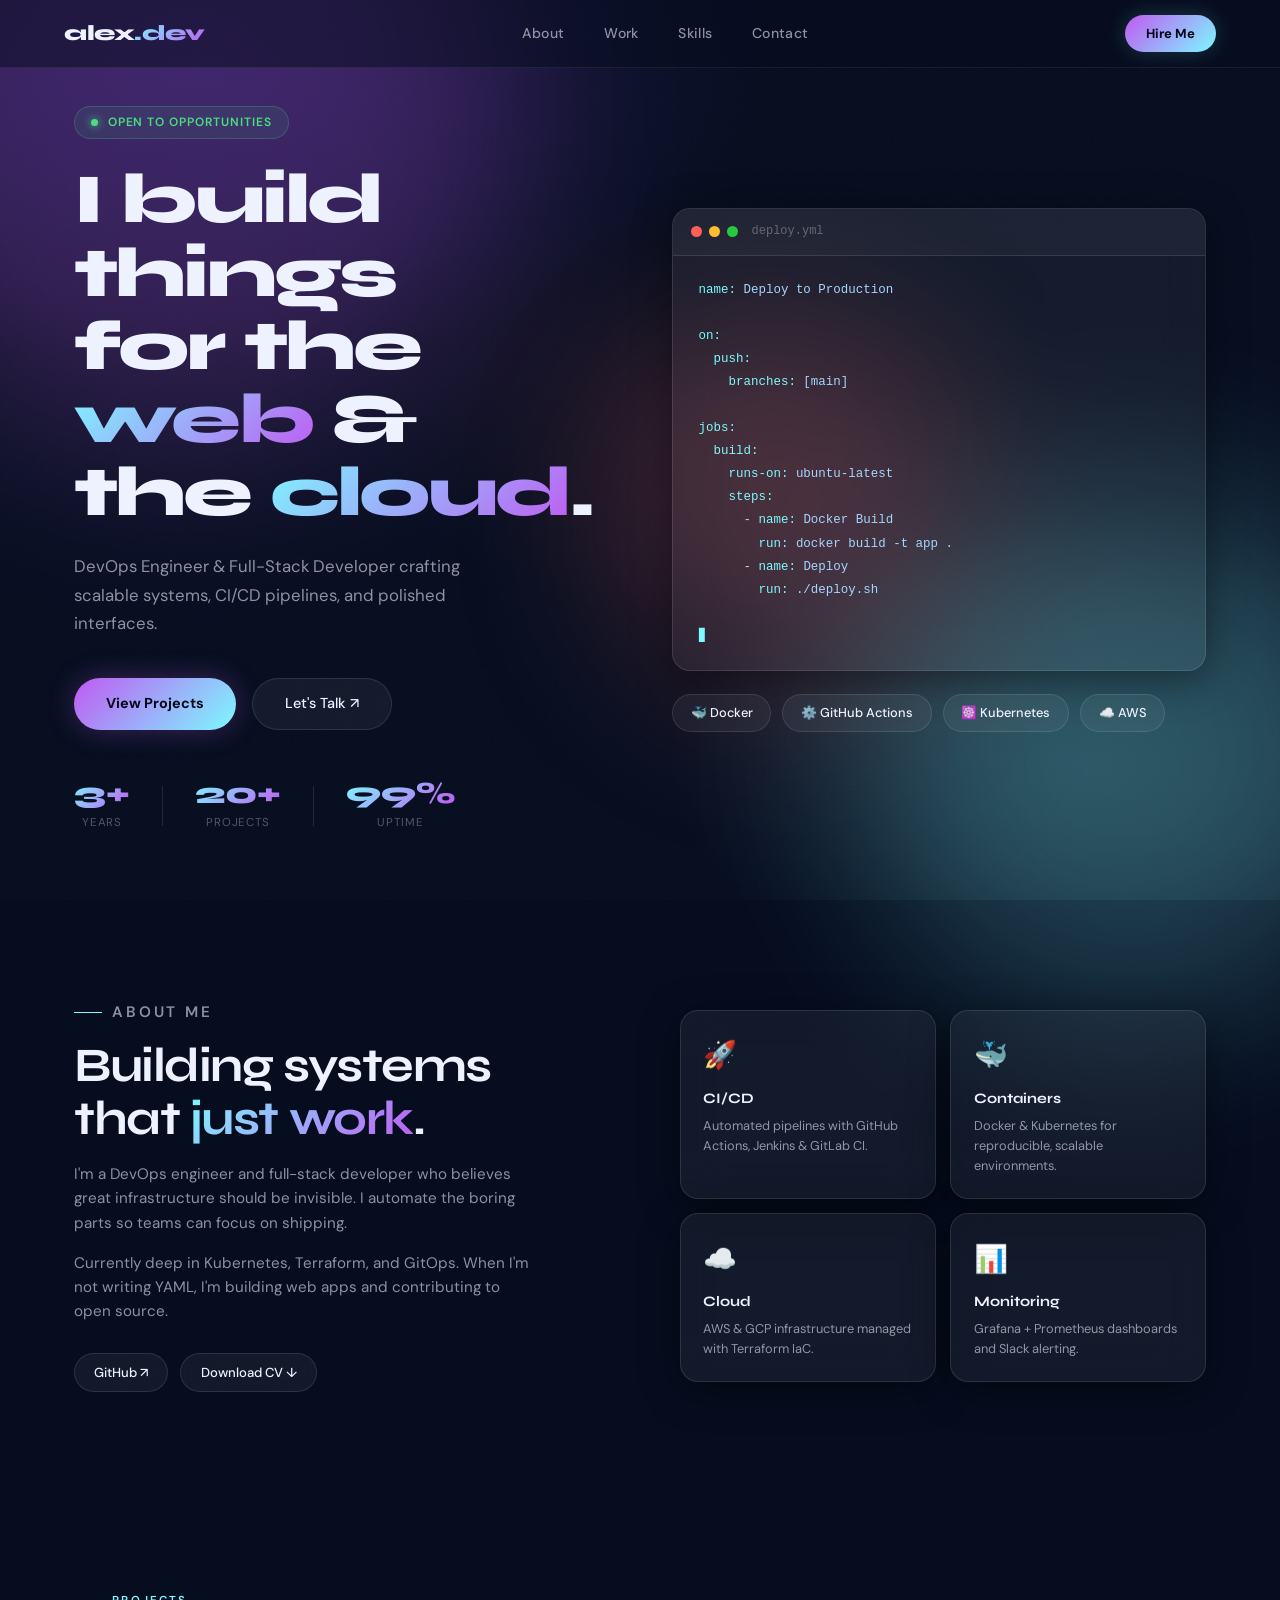
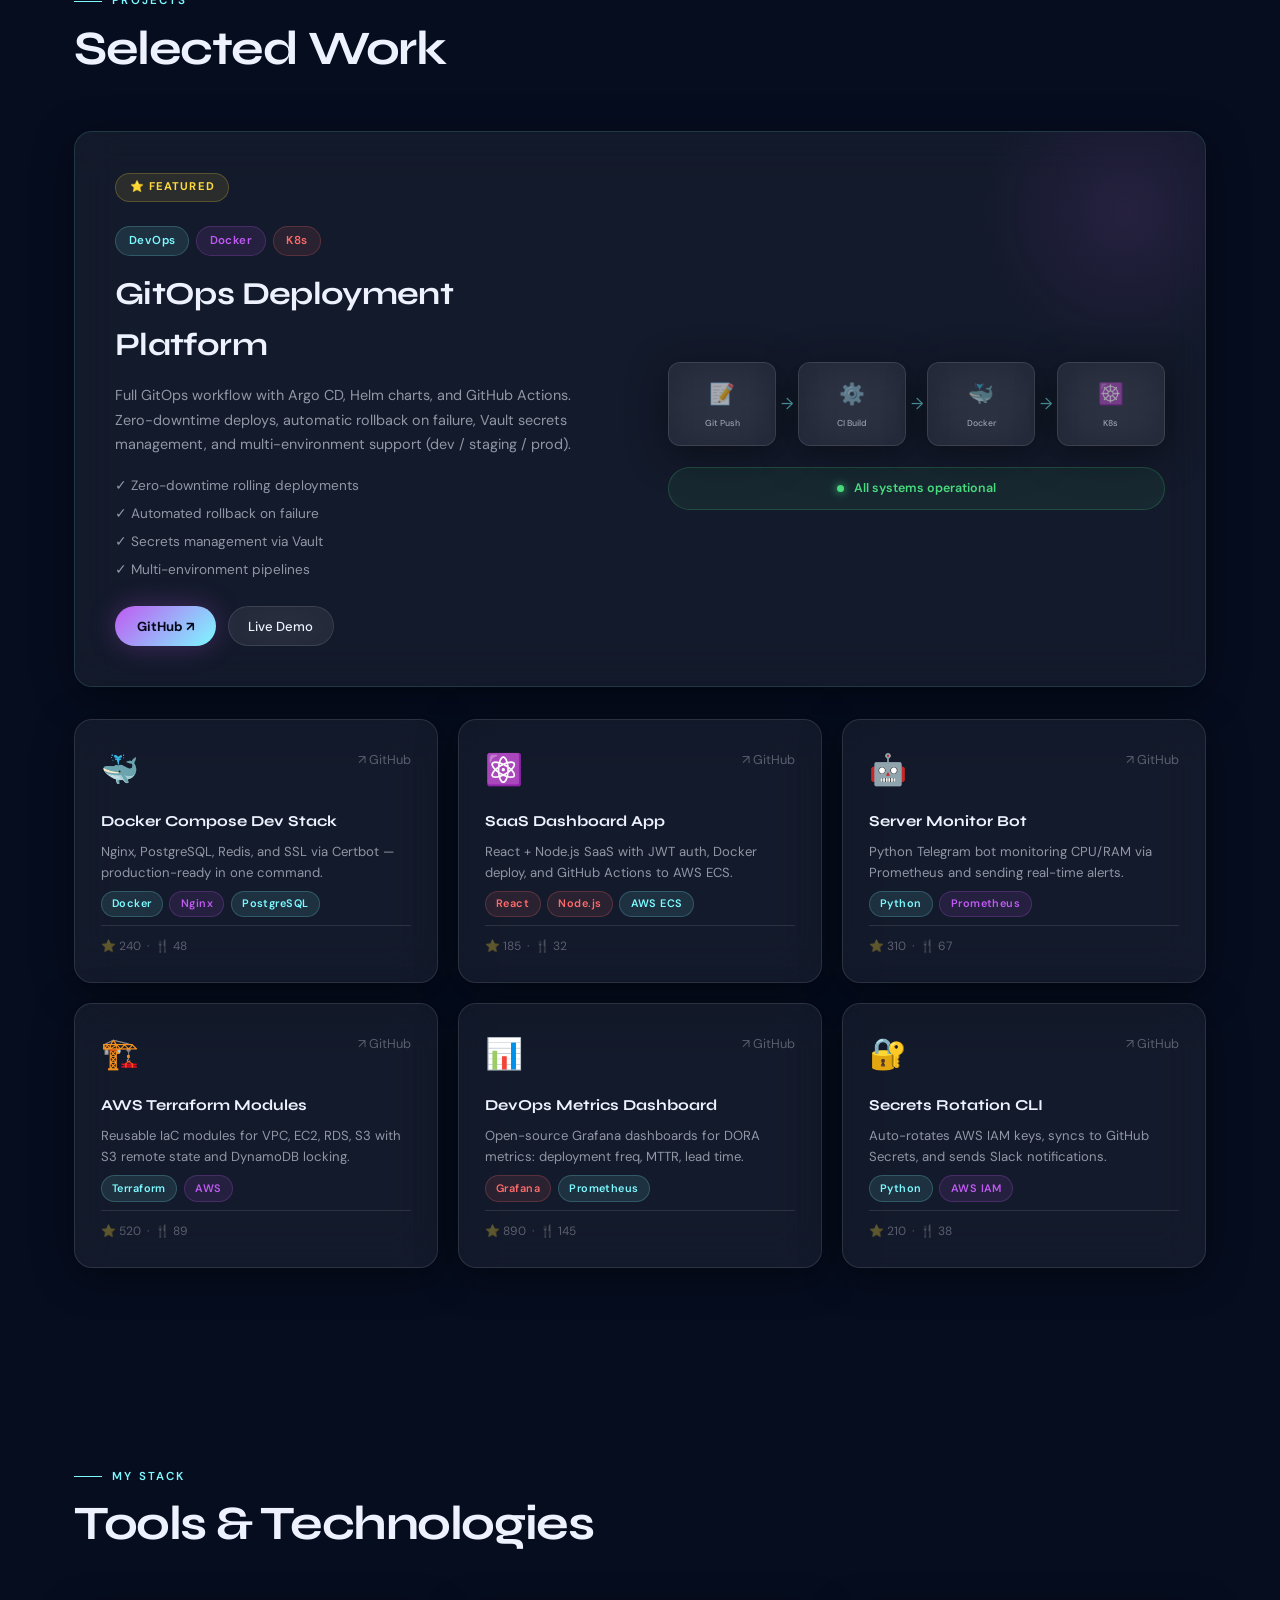
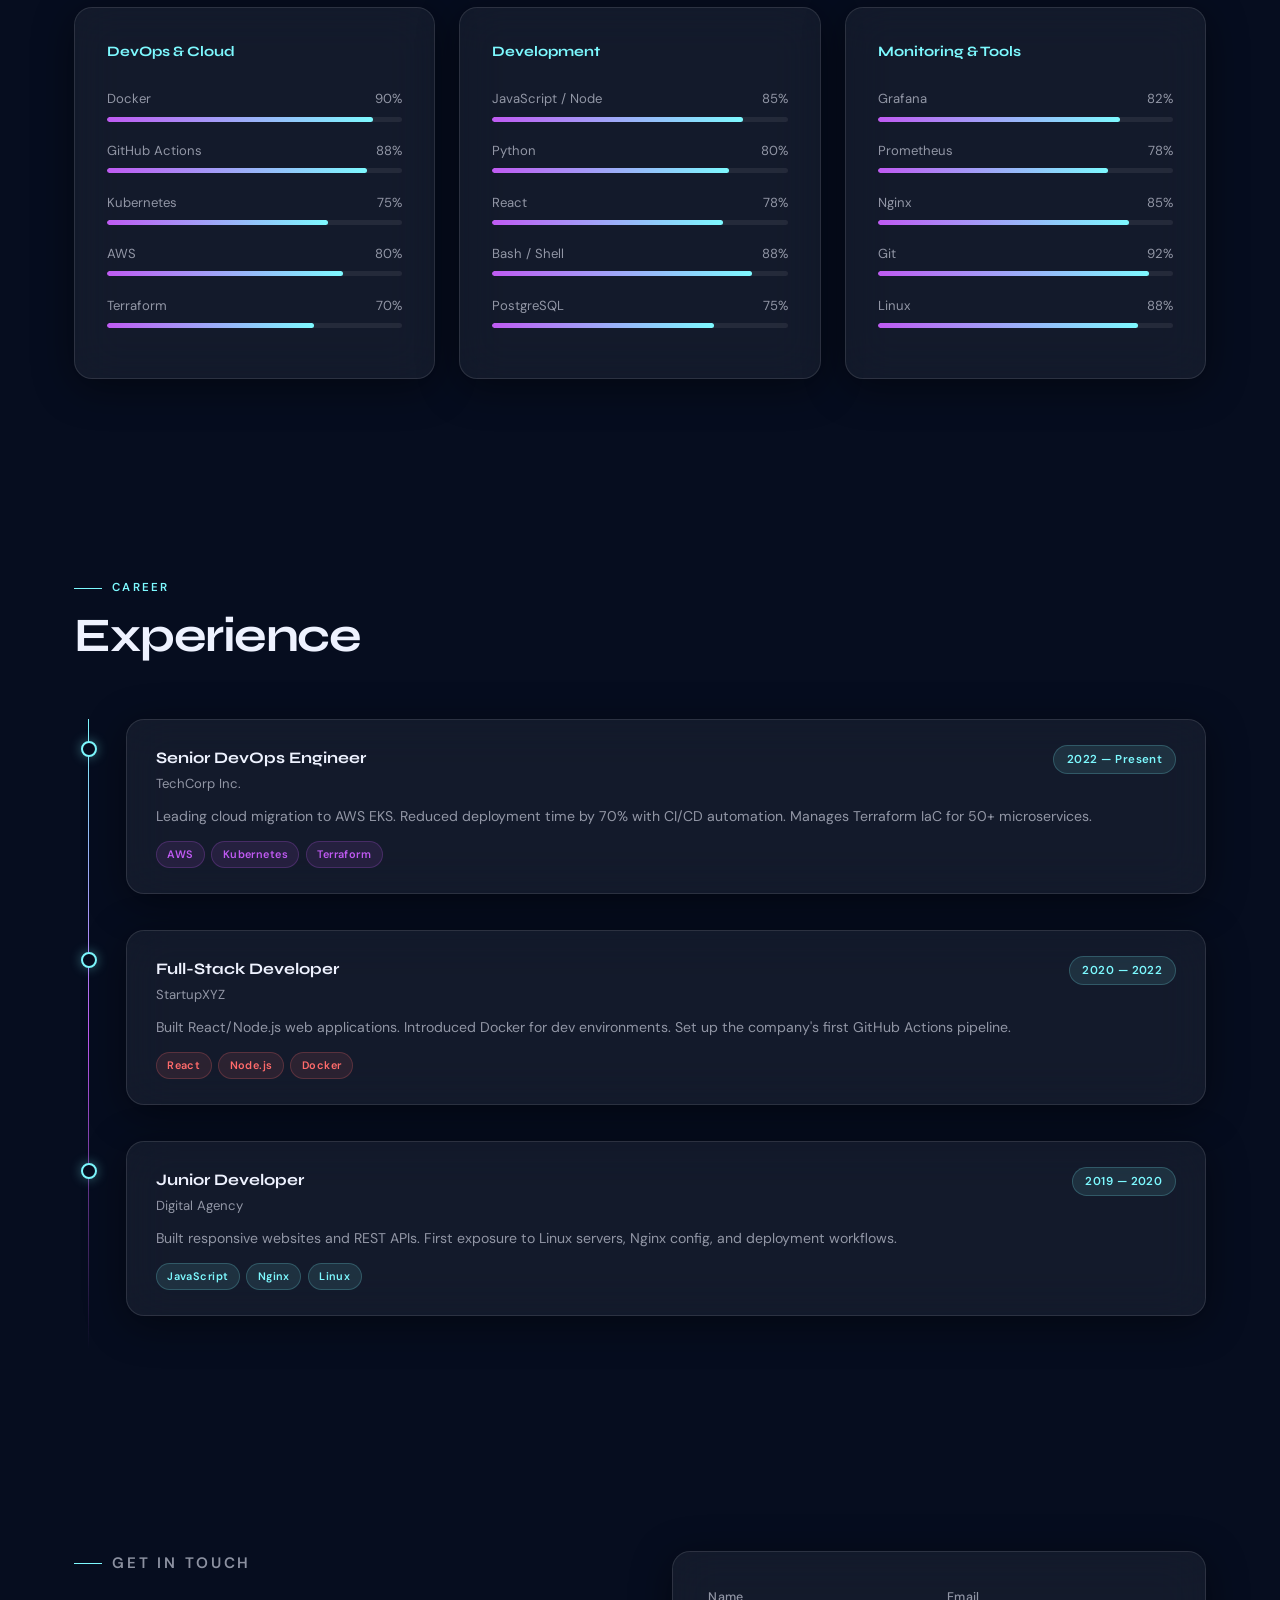
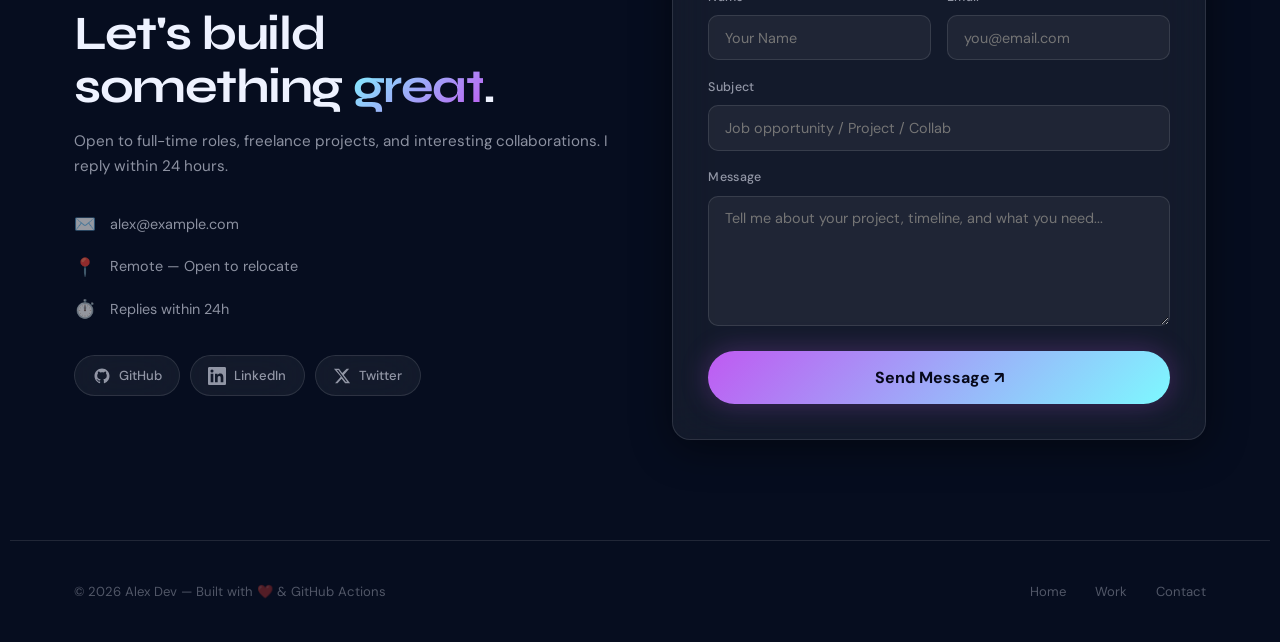
<file: index.html>
<!DOCTYPE html>
<html lang="en">
<head>
  <meta charset="UTF-8" />
  <meta name="viewport" content="width=device-width, initial-scale=1.0" />
  <title>Alex — Portfolio</title>
  <link rel="preconnect" href="https://fonts.googleapis.com" />
  <link rel="preconnect" href="https://fonts.gstatic.com" crossorigin />
  <link href="https://fonts.googleapis.com/css2?family=Syne:wght@400;600;700;800&family=DM+Sans:wght@300;400;500&display=swap" rel="stylesheet" />
  <link rel="stylesheet" href="style.css" />
</head>
<body>

  <!-- Ambient background -->
  <div class="bg-wrap">
    <div class="orb orb-a"></div>
    <div class="orb orb-b"></div>
    <div class="orb orb-c"></div>
    <div class="grain"></div>
  </div>

  <!-- ══ NAV ══ -->
  <header class="nav">
    <a href="#" class="logo">alex<span>.dev</span></a>
    <nav class="nav-links">
      <a href="#about">About</a>
      <a href="#work">Work</a>
      <a href="#skills">Skills</a>
      <a href="#contact">Contact</a>
    </nav>
    <a href="#contact" class="nav-btn">Hire Me</a>
  </header>

  <!-- ══ HERO ══ -->
  <section class="hero" id="home">
    <div class="hero-left">
      <div class="badge">
        <span class="pulse"></span>
        Open to opportunities
      </div>
      <h1>
        I build things<br>
        for the <em>web</em> &<br>
        the <em>cloud</em>.
      </h1>
      <p class="hero-sub">
        DevOps Engineer & Full-Stack Developer crafting
        scalable systems, CI/CD pipelines, and
        polished interfaces.
      </p>
      <div class="hero-cta">
        <a href="#work" class="btn-primary">View Projects</a>
        <a href="#contact" class="btn-ghost">Let's Talk ↗</a>
      </div>
      <div class="hero-stats">
        <div class="stat"><strong>3+</strong><span>Years</span></div>
        <div class="vline"></div>
        <div class="stat"><strong>20+</strong><span>Projects</span></div>
        <div class="vline"></div>
        <div class="stat"><strong>99%</strong><span>Uptime</span></div>
      </div>
    </div>

    <div class="hero-right">
      <div class="card terminal">
        <div class="terminal-bar">
          <i class="dot r"></i><i class="dot y"></i><i class="dot g"></i>
          <span>deploy.yml</span>
        </div>
        <pre>
<s>name:</s> <b>Deploy to Production</b>

<s>on:</s>
  <s>push:</s>
    <s>branches:</s> <b>[main]</b>

<s>jobs:</s>
  <s>build:</s>
    <s>runs-on:</s> <b>ubuntu-latest</b>
    <s>steps:</s>
      - <s>name:</s> <b>Docker Build</b>
        <s>run:</s> <b>docker build -t app .</b>
      - <s>name:</s> <b>Deploy</b>
        <s>run:</s> <b>./deploy.sh</b>

<span class="caret">▋</span></pre>
      </div>

      <div class="floating-tags">
        <span class="ftag">🐳 Docker</span>
        <span class="ftag">⚙️ GitHub Actions</span>
        <span class="ftag">☸️ Kubernetes</span>
        <span class="ftag">☁️ AWS</span>
      </div>
    </div>
  </section>

  <!-- ══ ABOUT ══ -->
  <section class="section" id="about">
    <div class="about-grid">
      <div class="about-text">
        <p class="label">About Me</p>
        <h2>Building systems<br>that <em>just work</em>.</h2>
        <p>
          I'm a DevOps engineer and full-stack developer who believes
          great infrastructure should be invisible. I automate the boring
          parts so teams can focus on shipping.
        </p>
        <p>
          Currently deep in Kubernetes, Terraform, and GitOps. When I'm
          not writing YAML, I'm building web apps and contributing to open source.
        </p>
        <div class="about-actions">
          <a href="https://github.com" target="_blank" class="btn-ghost sm">GitHub ↗</a>
          <a href="#" class="btn-ghost sm">Download CV ↓</a>
        </div>
      </div>

      <div class="about-cards">
        <div class="card mini-card">
          <div class="mc-icon">🚀</div>
          <h4>CI/CD</h4>
          <p>Automated pipelines with GitHub Actions, Jenkins & GitLab CI.</p>
        </div>
        <div class="card mini-card">
          <div class="mc-icon">🐳</div>
          <h4>Containers</h4>
          <p>Docker & Kubernetes for reproducible, scalable environments.</p>
        </div>
        <div class="card mini-card">
          <div class="mc-icon">☁️</div>
          <h4>Cloud</h4>
          <p>AWS & GCP infrastructure managed with Terraform IaC.</p>
        </div>
        <div class="card mini-card">
          <div class="mc-icon">📊</div>
          <h4>Monitoring</h4>
          <p>Grafana + Prometheus dashboards and Slack alerting.</p>
        </div>
      </div>
    </div>
  </section>

  <!-- ══ WORK ══ -->
  <section class="section" id="work">
    <div class="section-head">
      <p class="label">Projects</p>
      <h2>Selected Work</h2>
    </div>

    <!-- Featured -->
    <div class="card featured">
      <div class="feat-label">⭐ Featured</div>
      <div class="feat-grid">
        <div class="feat-info">
          <div class="tag-row">
            <span class="tag">DevOps</span>
            <span class="tag t2">Docker</span>
            <span class="tag t3">K8s</span>
          </div>
          <h3>GitOps Deployment Platform</h3>
          <p>Full GitOps workflow with Argo CD, Helm charts, and GitHub Actions. Zero-downtime deploys, automatic rollback on failure, Vault secrets management, and multi-environment support (dev / staging / prod).</p>
          <ul class="feat-list">
            <li>✓ Zero-downtime rolling deployments</li>
            <li>✓ Automated rollback on failure</li>
            <li>✓ Secrets management via Vault</li>
            <li>✓ Multi-environment pipelines</li>
          </ul>
          <div class="feat-actions">
            <a href="https://github.com" target="_blank" class="btn-primary sm">GitHub ↗</a>
            <a href="#" class="btn-ghost sm">Live Demo</a>
          </div>
        </div>
        <div class="pipe-visual">
          <div class="pipe-step card">
            <span>📝</span>
            <small>Git Push</small>
          </div>
          <div class="pipe-arr">→</div>
          <div class="pipe-step card">
            <span>⚙️</span>
            <small>CI Build</small>
          </div>
          <div class="pipe-arr">→</div>
          <div class="pipe-step card">
            <span>🐳</span>
            <small>Docker</small>
          </div>
          <div class="pipe-arr">→</div>
          <div class="pipe-step card">
            <span>☸️</span>
            <small>K8s</small>
          </div>
          <div class="pipe-status">
            <span class="pulse g"></span>
            All systems operational
          </div>
        </div>
      </div>
    </div>

    <!-- Grid -->
    <div class="projects-grid">
      <div class="card proj-card">
        <div class="proj-top">
          <span class="proj-ico">🐳</span>
          <div class="proj-links">
            <a href="https://github.com" target="_blank">↗ GitHub</a>
          </div>
        </div>
        <h4>Docker Compose Dev Stack</h4>
        <p>Nginx, PostgreSQL, Redis, and SSL via Certbot — production-ready in one command.</p>
        <div class="tag-row sm">
          <span class="tag">Docker</span>
          <span class="tag t2">Nginx</span>
          <span class="tag">PostgreSQL</span>
        </div>
        <div class="proj-meta">⭐ 240 &nbsp;·&nbsp; 🍴 48</div>
      </div>

      <div class="card proj-card">
        <div class="proj-top">
          <span class="proj-ico">⚛️</span>
          <div class="proj-links">
            <a href="https://github.com" target="_blank">↗ GitHub</a>
          </div>
        </div>
        <h4>SaaS Dashboard App</h4>
        <p>React + Node.js SaaS with JWT auth, Docker deploy, and GitHub Actions to AWS ECS.</p>
        <div class="tag-row sm">
          <span class="tag t3">React</span>
          <span class="tag t3">Node.js</span>
          <span class="tag">AWS ECS</span>
        </div>
        <div class="proj-meta">⭐ 185 &nbsp;·&nbsp; 🍴 32</div>
      </div>

      <div class="card proj-card">
        <div class="proj-top">
          <span class="proj-ico">🤖</span>
          <div class="proj-links">
            <a href="https://github.com" target="_blank">↗ GitHub</a>
          </div>
        </div>
        <h4>Server Monitor Bot</h4>
        <p>Python Telegram bot monitoring CPU/RAM via Prometheus and sending real-time alerts.</p>
        <div class="tag-row sm">
          <span class="tag">Python</span>
          <span class="tag t2">Prometheus</span>
        </div>
        <div class="proj-meta">⭐ 310 &nbsp;·&nbsp; 🍴 67</div>
      </div>

      <div class="card proj-card">
        <div class="proj-top">
          <span class="proj-ico">🏗️</span>
          <div class="proj-links">
            <a href="https://github.com" target="_blank">↗ GitHub</a>
          </div>
        </div>
        <h4>AWS Terraform Modules</h4>
        <p>Reusable IaC modules for VPC, EC2, RDS, S3 with S3 remote state and DynamoDB locking.</p>
        <div class="tag-row sm">
          <span class="tag">Terraform</span>
          <span class="tag t2">AWS</span>
        </div>
        <div class="proj-meta">⭐ 520 &nbsp;·&nbsp; 🍴 89</div>
      </div>

      <div class="card proj-card">
        <div class="proj-top">
          <span class="proj-ico">📊</span>
          <div class="proj-links">
            <a href="https://github.com" target="_blank">↗ GitHub</a>
          </div>
        </div>
        <h4>DevOps Metrics Dashboard</h4>
        <p>Open-source Grafana dashboards for DORA metrics: deployment freq, MTTR, lead time.</p>
        <div class="tag-row sm">
          <span class="tag t3">Grafana</span>
          <span class="tag">Prometheus</span>
        </div>
        <div class="proj-meta">⭐ 890 &nbsp;·&nbsp; 🍴 145</div>
      </div>

      <div class="card proj-card">
        <div class="proj-top">
          <span class="proj-ico">🔐</span>
          <div class="proj-links">
            <a href="https://github.com" target="_blank">↗ GitHub</a>
          </div>
        </div>
        <h4>Secrets Rotation CLI</h4>
        <p>Auto-rotates AWS IAM keys, syncs to GitHub Secrets, and sends Slack notifications.</p>
        <div class="tag-row sm">
          <span class="tag">Python</span>
          <span class="tag t2">AWS IAM</span>
        </div>
        <div class="proj-meta">⭐ 210 &nbsp;·&nbsp; 🍴 38</div>
      </div>
    </div>
  </section>

  <!-- ══ SKILLS ══ -->
  <section class="section" id="skills">
    <div class="section-head">
      <p class="label">My Stack</p>
      <h2>Tools & Technologies</h2>
    </div>

    <div class="skills-wrap">
      <div class="card skill-col">
        <h4>DevOps & Cloud</h4>
        <div class="skill-item">
          <div class="si-head"><span>Docker</span><span>90%</span></div>
          <div class="bar"><div class="bar-fill" style="--w:90%"></div></div>
        </div>
        <div class="skill-item">
          <div class="si-head"><span>GitHub Actions</span><span>88%</span></div>
          <div class="bar"><div class="bar-fill" style="--w:88%"></div></div>
        </div>
        <div class="skill-item">
          <div class="si-head"><span>Kubernetes</span><span>75%</span></div>
          <div class="bar"><div class="bar-fill" style="--w:75%"></div></div>
        </div>
        <div class="skill-item">
          <div class="si-head"><span>AWS</span><span>80%</span></div>
          <div class="bar"><div class="bar-fill" style="--w:80%"></div></div>
        </div>
        <div class="skill-item">
          <div class="si-head"><span>Terraform</span><span>70%</span></div>
          <div class="bar"><div class="bar-fill" style="--w:70%"></div></div>
        </div>
      </div>

      <div class="card skill-col">
        <h4>Development</h4>
        <div class="skill-item">
          <div class="si-head"><span>JavaScript / Node</span><span>85%</span></div>
          <div class="bar"><div class="bar-fill" style="--w:85%"></div></div>
        </div>
        <div class="skill-item">
          <div class="si-head"><span>Python</span><span>80%</span></div>
          <div class="bar"><div class="bar-fill" style="--w:80%"></div></div>
        </div>
        <div class="skill-item">
          <div class="si-head"><span>React</span><span>78%</span></div>
          <div class="bar"><div class="bar-fill" style="--w:78%"></div></div>
        </div>
        <div class="skill-item">
          <div class="si-head"><span>Bash / Shell</span><span>88%</span></div>
          <div class="bar"><div class="bar-fill" style="--w:88%"></div></div>
        </div>
        <div class="skill-item">
          <div class="si-head"><span>PostgreSQL</span><span>75%</span></div>
          <div class="bar"><div class="bar-fill" style="--w:75%"></div></div>
        </div>
      </div>

      <div class="card skill-col">
        <h4>Monitoring & Tools</h4>
        <div class="skill-item">
          <div class="si-head"><span>Grafana</span><span>82%</span></div>
          <div class="bar"><div class="bar-fill" style="--w:82%"></div></div>
        </div>
        <div class="skill-item">
          <div class="si-head"><span>Prometheus</span><span>78%</span></div>
          <div class="bar"><div class="bar-fill" style="--w:78%"></div></div>
        </div>
        <div class="skill-item">
          <div class="si-head"><span>Nginx</span><span>85%</span></div>
          <div class="bar"><div class="bar-fill" style="--w:85%"></div></div>
        </div>
        <div class="skill-item">
          <div class="si-head"><span>Git</span><span>92%</span></div>
          <div class="bar"><div class="bar-fill" style="--w:92%"></div></div>
        </div>
        <div class="skill-item">
          <div class="si-head"><span>Linux</span><span>88%</span></div>
          <div class="bar"><div class="bar-fill" style="--w:88%"></div></div>
        </div>
      </div>
    </div>
  </section>

  <!-- ══ EXPERIENCE ══ -->
  <section class="section" id="experience">
    <div class="section-head">
      <p class="label">Career</p>
      <h2>Experience</h2>
    </div>

    <div class="timeline">
      <div class="tl-item">
        <div class="tl-dot"></div>
        <div class="card tl-card">
          <div class="tl-head">
            <div>
              <h4>Senior DevOps Engineer</h4>
              <p class="tl-co">TechCorp Inc.</p>
            </div>
            <span class="tag">2022 — Present</span>
          </div>
          <p>Leading cloud migration to AWS EKS. Reduced deployment time by 70% with CI/CD automation. Manages Terraform IaC for 50+ microservices.</p>
          <div class="tag-row sm" style="margin-top:.8rem">
            <span class="tag t2">AWS</span><span class="tag t2">Kubernetes</span><span class="tag t2">Terraform</span>
          </div>
        </div>
      </div>

      <div class="tl-item">
        <div class="tl-dot"></div>
        <div class="card tl-card">
          <div class="tl-head">
            <div>
              <h4>Full-Stack Developer</h4>
              <p class="tl-co">StartupXYZ</p>
            </div>
            <span class="tag">2020 — 2022</span>
          </div>
          <p>Built React/Node.js web applications. Introduced Docker for dev environments. Set up the company's first GitHub Actions pipeline.</p>
          <div class="tag-row sm" style="margin-top:.8rem">
            <span class="tag t3">React</span><span class="tag t3">Node.js</span><span class="tag t3">Docker</span>
          </div>
        </div>
      </div>

      <div class="tl-item">
        <div class="tl-dot"></div>
        <div class="card tl-card">
          <div class="tl-head">
            <div>
              <h4>Junior Developer</h4>
              <p class="tl-co">Digital Agency</p>
            </div>
            <span class="tag">2019 — 2020</span>
          </div>
          <p>Built responsive websites and REST APIs. First exposure to Linux servers, Nginx config, and deployment workflows.</p>
          <div class="tag-row sm" style="margin-top:.8rem">
            <span class="tag">JavaScript</span><span class="tag">Nginx</span><span class="tag">Linux</span>
          </div>
        </div>
      </div>
    </div>
  </section>

  <!-- ══ CONTACT ══ -->
  <section class="section" id="contact">
    <div class="contact-wrap">
      <div class="contact-left">
        <p class="label">Get In Touch</p>
        <h2>Let's build<br>something <em>great</em>.</h2>
        <p>Open to full-time roles, freelance projects, and interesting collaborations. I reply within 24 hours.</p>

        <div class="contact-info">
          <div class="ci-row">
            <span class="ci-ico">✉️</span>
            <a href="mailto:alex@example.com">alex@example.com</a>
          </div>
          <div class="ci-row">
            <span class="ci-ico">📍</span>
            <span>Remote — Open to relocate</span>
          </div>
          <div class="ci-row">
            <span class="ci-ico">⏱️</span>
            <span>Replies within 24h</span>
          </div>
        </div>

        <div class="socials">
          <a href="https://github.com" target="_blank" class="soc-btn">
            <svg width="18" height="18" viewBox="0 0 24 24" fill="currentColor"><path d="M12 2C6.477 2 2 6.484 2 12.017c0 4.425 2.865 8.18 6.839 9.504.5.092.682-.217.682-.483 0-.237-.008-.868-.013-1.703-2.782.605-3.369-1.343-3.369-1.343-.454-1.158-1.11-1.466-1.11-1.466-.908-.62.069-.608.069-.608 1.003.07 1.531 1.032 1.531 1.032.892 1.53 2.341 1.088 2.91.832.092-.647.35-1.088.636-1.338-2.22-.253-4.555-1.113-4.555-4.951 0-1.093.39-1.988 1.029-2.688-.103-.253-.446-1.272.098-2.65 0 0 .84-.27 2.75 1.026A9.564 9.564 0 0112 6.844c.85.004 1.705.115 2.504.337 1.909-1.296 2.747-1.027 2.747-1.027.546 1.379.202 2.398.1 2.651.64.7 1.028 1.595 1.028 2.688 0 3.848-2.339 4.695-4.566 4.943.359.309.678.92.678 1.855 0 1.338-.012 2.419-.012 2.749 0 .268.18.58.688.482A10.019 10.019 0 0022 12.017C22 6.484 17.522 2 12 2z"/></svg>
            GitHub
          </a>
          <a href="https://linkedin.com" target="_blank" class="soc-btn">
            <svg width="18" height="18" viewBox="0 0 24 24" fill="currentColor"><path d="M20.447 20.452h-3.554v-5.569c0-1.328-.027-3.037-1.852-3.037-1.853 0-2.136 1.445-2.136 2.939v5.667H9.351V9h3.414v1.561h.046c.477-.9 1.637-1.85 3.37-1.85 3.601 0 4.267 2.37 4.267 5.455v6.286zM5.337 7.433a2.062 2.062 0 01-2.063-2.065 2.064 2.064 0 112.063 2.065zm1.782 13.019H3.555V9h3.564v11.452zM22.225 0H1.771C.792 0 0 .774 0 1.729v20.542C0 23.227.792 24 1.771 24h20.451C23.2 24 24 23.227 24 22.271V1.729C24 .774 23.2 0 22.222 0h.003z"/></svg>
            LinkedIn
          </a>
          <a href="https://twitter.com" target="_blank" class="soc-btn">
            <svg width="18" height="18" viewBox="0 0 24 24" fill="currentColor"><path d="M18.244 2.25h3.308l-7.227 8.26 8.502 11.24H16.17l-4.714-6.231-5.401 6.231H2.74l7.73-8.835L1.254 2.25H8.08l4.261 5.632zm-1.161 17.52h1.833L7.084 4.126H5.117z"/></svg>
            Twitter
          </a>
        </div>
      </div>

      <div class="card contact-form-card">
        <form id="contact-form">
          <div class="form-row">
            <div class="fg">
              <label>Name</label>
              <input type="text" placeholder="Your Name" required />
            </div>
            <div class="fg">
              <label>Email</label>
              <input type="email" placeholder="you@email.com" required />
            </div>
          </div>
          <div class="fg">
            <label>Subject</label>
            <input type="text" placeholder="Job opportunity / Project / Collab" required />
          </div>
          <div class="fg">
            <label>Message</label>
            <textarea placeholder="Tell me about your project, timeline, and what you need..." required></textarea>
          </div>
          <button type="submit" class="btn-primary full" id="send-btn">
            Send Message ↗
          </button>
        </form>
      </div>
    </div>
  </section>

  <!-- ══ FOOTER ══ -->
  <footer class="footer">
    <span>© <span id="yr"></span> Alex Dev — Built with ❤️ & GitHub Actions</span>
    <div class="footer-links">
      <a href="#home">Home</a>
      <a href="#work">Work</a>
      <a href="#contact">Contact</a>
    </div>
  </footer>

  <script>
    // Year
    document.getElementById('yr').textContent = new Date().getFullYear();

    // Nav scroll effect
    const nav = document.querySelector('.nav');
    window.addEventListener('scroll', () => {
      nav.classList.toggle('scrolled', window.scrollY > 40);
    });

    // Scroll reveal
    const revealEls = document.querySelectorAll('.card, .hero-left, .hero-right, .about-text, .section-head, .timeline, .contact-left, .contact-form-card');
    const io = new IntersectionObserver((entries) => {
      entries.forEach(e => {
        if (e.isIntersecting) { e.target.classList.add('visible'); io.unobserve(e.target); }
      });
    }, { threshold: 0.1, rootMargin: '0px 0px -50px 0px' });
    revealEls.forEach(el => io.observe(el));

    // Skill bars on scroll
    const bars = document.querySelectorAll('.bar-fill');
    const barsIO = new IntersectionObserver((entries) => {
      entries.forEach(e => {
        if (e.isIntersecting) {
          e.target.style.width = e.target.style.getPropertyValue('--w') || e.target.style.cssText.match(/--w:([\d%]+)/)?.[1] || '0%';
          barsIO.unobserve(e.target);
        }
      });
    }, { threshold: 0.5 });
    bars.forEach(b => barsIO.observe(b));

    // Contact form
    document.getElementById('contact-form').addEventListener('submit', (e) => {
      e.preventDefault();
      const btn = document.getElementById('send-btn');
      btn.textContent = 'Sending…';
      btn.disabled = true;
      setTimeout(() => {
        btn.textContent = '✓ Message Sent!';
        btn.style.background = 'linear-gradient(135deg,#22c55e,#16a34a)';
        e.target.reset();
        setTimeout(() => {
          btn.textContent = 'Send Message ↗';
          btn.style.background = '';
          btn.disabled = false;
        }, 3000);
      }, 1400);
    });

    // Mouse parallax orbs
    document.addEventListener('mousemove', (e) => {
      const x = (e.clientX / window.innerWidth - 0.5) * 30;
      const y = (e.clientY / window.innerHeight - 0.5) * 30;
      document.querySelectorAll('.orb').forEach((o, i) => {
        const f = (i + 1) * 0.35;
        o.style.transform = `translate(${x * f}px, ${y * f}px)`;
      });
    });
  </script>
</body>
</html>
</file>
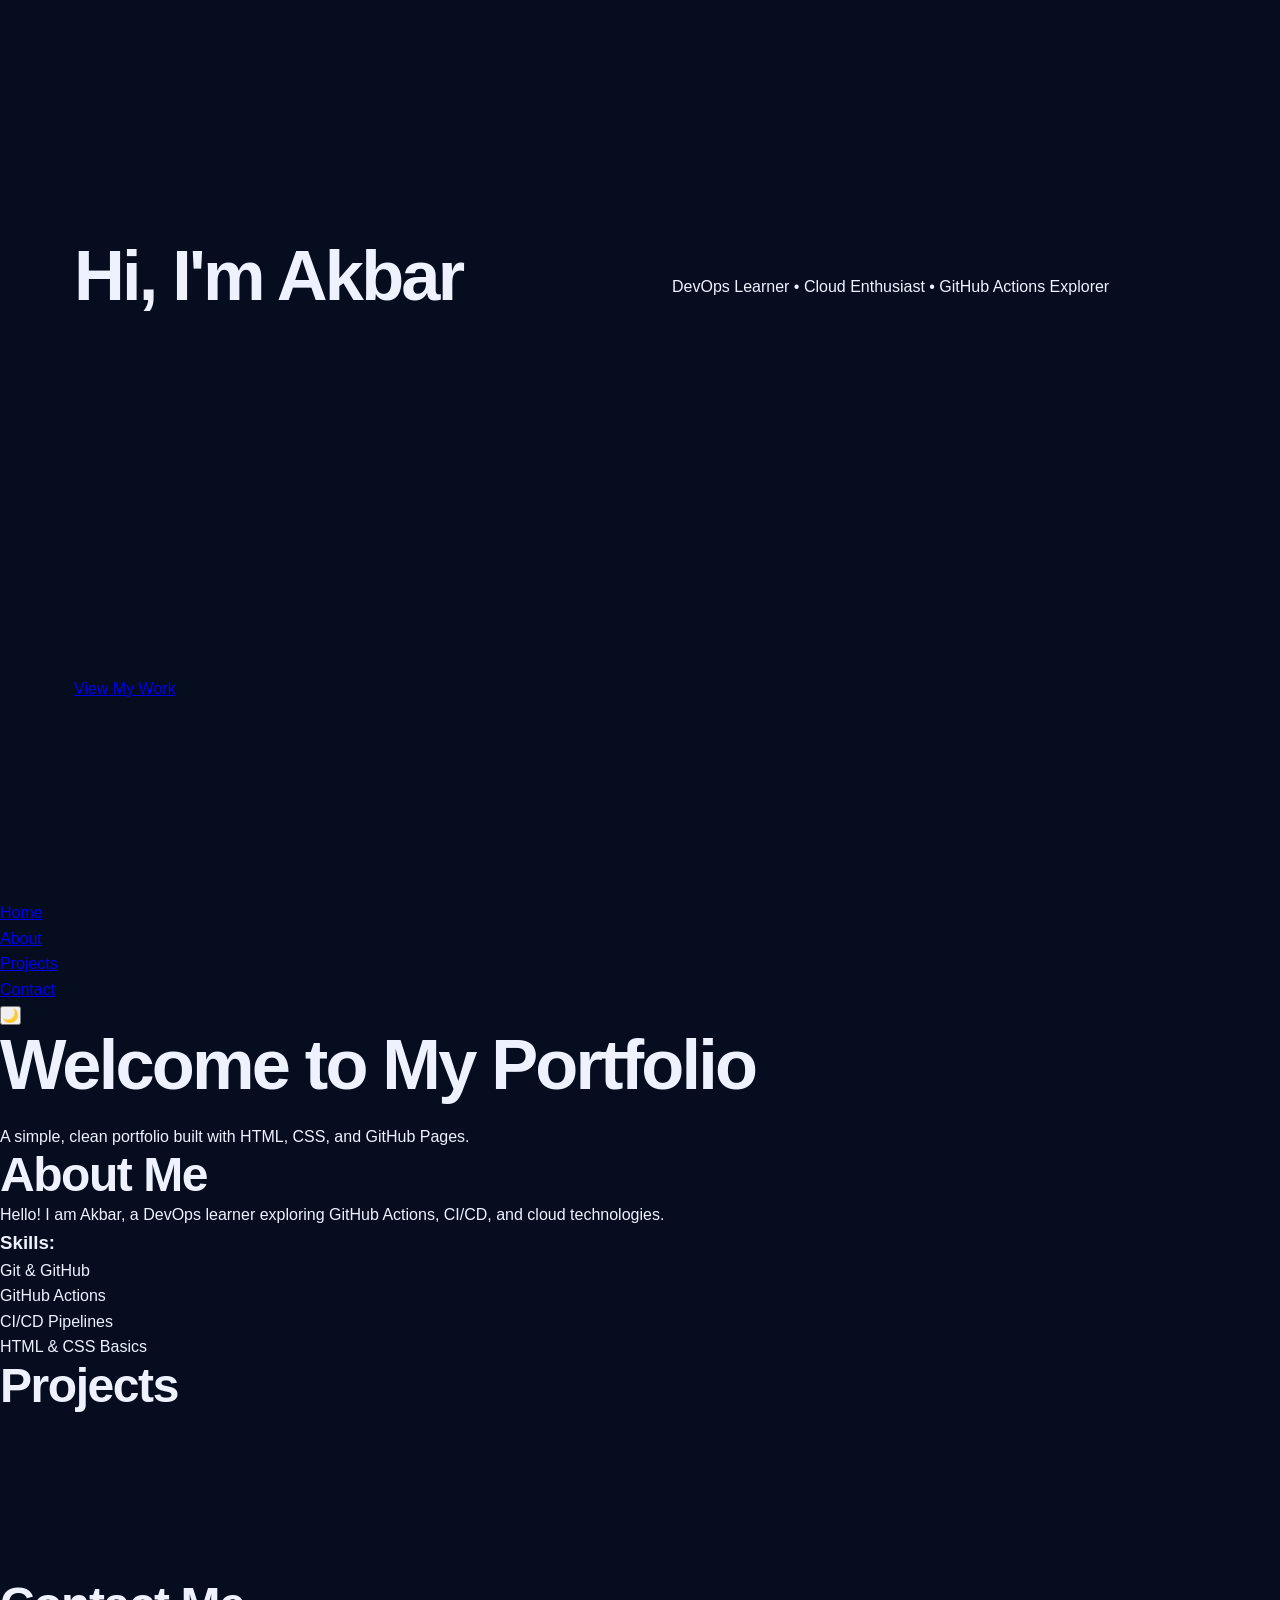
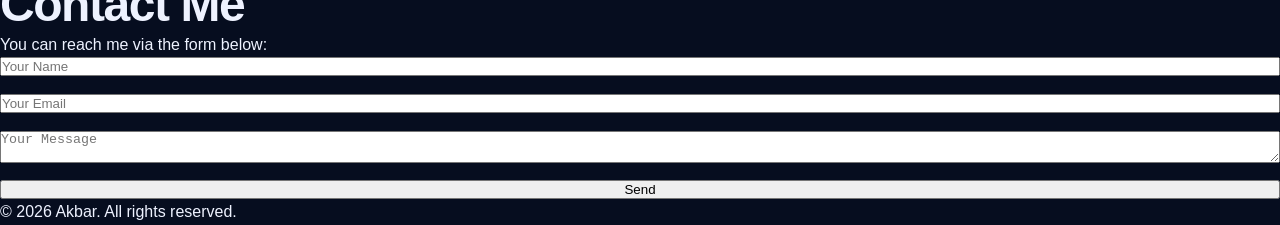
<file: contact.html>
<!DOCTYPE html>
<html lang="en">
<head>
    <meta charset="UTF-8">
    <meta name="viewport" content="width=device-width, initial-scale=1.0">
    <title>Akbar - Portfolio</title>

    <!-- Link CSS -->
    <link rel="stylesheet" href="style.css">
</head>
<body>

    <!-- Hero Section -->
    <header class="hero">
        <h1>Hi, I'm Akbar</h1>
        <p>DevOps Learner • Cloud Enthusiast • GitHub Actions Explorer</p>
        <a href="#projects" class="btn">View My Work</a>
    </header>

    <!-- Navigation -->
    <nav>
        <ul>
            <li><a href="#home">Home</a></li>
            <li><a href="#about">About</a></li>
            <li><a href="#projects">Projects</a></li>
            <li><a href="#contact">Contact</a></li>
            <button id="darkToggle">🌙</button>
        </ul>
    </nav>

    <!-- Home Section -->
    <section id="home">
        <h1>Welcome to My Portfolio</h1>
        <p>A simple, clean portfolio built with HTML, CSS, and GitHub Pages.</p>
    </section>

    <!-- About Section -->
    <section id="about">
        <h2>About Me</h2>
        <p>
            Hello! I am Akbar, a DevOps learner exploring GitHub Actions, CI/CD, and cloud technologies.
        </p>
        <h3>Skills:</h3>
        <ul>
            <li>Git & GitHub</li>
            <li>GitHub Actions</li>
            <li>CI/CD Pipelines</li>
            <li>HTML & CSS Basics</li>
        </ul>
    </section>

    <!-- Projects Section -->
    <section id="projects">
        <h2>Projects</h2>

        <div class="project-grid">
            <div class="card">
                <h3>Project 1</h3>
                <p>Description of project 1.</p>
                <a href="#">View</a>
            </div>

            <div class="card">
                <h3>Project 2</h3>
                <p>Description of project 2.</p>
                <a href="#">View</a>
            </div>
        </div>
    </section>

    <!-- Contact Section -->
    <section id="contact">
        <h2>Contact Me</h2>
        <p>You can reach me via the form below:</p>

        <form action="https://formspree.io/f/your-id" method="POST">
            <input type="text" name="name" placeholder="Your Name">
            <input type="email" name="_replyto" placeholder="Your Email">
            <textarea name="message" placeholder="Your Message"></textarea>
            <button type="submit">Send</button>
        </form>
    </section>
    <section id="about" class="fade-in">
    <!-- Footer -->
    <footer>
        <p>&copy; 2026 Akbar. All rights reserved.</p>
    </footer>
<script src="script.js"></script>
</body>
</html>
</file>
<file: style.css>
/* ═══════════════════════════════════════════════
   GLASSY PORTFOLIO — style.css
   ═══════════════════════════════════════════════ */

/* ── Fonts & Reset ── */
*, *::before, *::after { box-sizing: border-box; margin: 0; padding: 0; }

html { scroll-behavior: smooth; }

body {
  font-family: 'DM Sans', sans-serif;
  background: #060d1f;
  color: #eef2ff;
  overflow-x: hidden;
  line-height: 1.6;
}

/* ── Design Tokens ── */
:root {
  --cyan:   #7df9ff;
  --purple: #bf5af2;
  --coral:  #ff6b6b;
  --amber:  #ffd93d;
  --green:  #4ade80;

  --glass-bg:     rgba(255,255,255,0.055);
  --glass-border: rgba(255,255,255,0.11);
  --glass-hover:  rgba(255,255,255,0.09);
  --blur:         blur(22px);
  --shadow:       0 8px 40px rgba(0,0,0,0.45);

  --txt:    #eef2ff;
  --txt2:   rgba(238,242,255,0.58);
  --txt3:   rgba(238,242,255,0.32);

  --radius: 18px;
  --ease:   cubic-bezier(0.23,1,0.32,1);
}

/* ── Ambient Background ── */
.bg-wrap {
  position: fixed;
  inset: 0;
  z-index: -1;
  background: radial-gradient(ellipse 75% 55% at 15% 8%,  rgba(109,58,230,.20) 0%, transparent 60%),
              radial-gradient(ellipse 60% 50% at 85% 85%,  rgba(125,249,255,.13) 0%, transparent 55%),
              radial-gradient(ellipse 45% 40% at 55% 45%,  rgba(255,107,107,.07) 0%, transparent 60%),
              #060d1f;
}

.orb {
  position: absolute;
  border-radius: 50%;
  filter: blur(90px);
  opacity: 0.22;
  transition: transform 0.8s ease;
}
.orb-a { width: 680px; height: 680px; top: -220px; left: -160px; background: var(--purple); }
.orb-b { width: 540px; height: 540px; bottom: -120px; right: -120px; background: var(--cyan); }
.orb-c { width: 360px; height: 360px; top: 38%; left: 48%; background: var(--coral); }

/* Grain texture */
.grain {
  position: fixed;
  inset: 0;
  pointer-events: none;
  opacity: 0.032;
  background-image: url("data:image/svg+xml,%3Csvg xmlns='http://www.w3.org/2000/svg' width='200' height='200'%3E%3Cfilter id='n'%3E%3CfeTurbulence type='fractalNoise' baseFrequency='0.85' numOctaves='4' stitchTiles='stitch'/%3E%3C/filter%3E%3Crect width='100%25' height='100%25' filter='url(%23n)'/%3E%3C/svg%3E");
}

/* ── Glass Card ── */
.card {
  background: var(--glass-bg);
  backdrop-filter: var(--blur);
  -webkit-backdrop-filter: var(--blur);
  border: 1px solid var(--glass-border);
  border-radius: var(--radius);
  box-shadow: var(--shadow);
  transition: transform 0.4s var(--ease), background 0.3s, border-color 0.3s, box-shadow 0.4s;
  /* Scroll reveal default state */
  opacity: 0;
  transform: translateY(28px);
}
.card.visible {
  opacity: 1;
  transform: translateY(0);
}
.card:hover {
  background: var(--glass-hover);
  border-color: rgba(255,255,255,0.19);
  transform: translateY(-5px);
  box-shadow: 0 20px 60px rgba(0,0,0,0.55);
}

/* ── Scroll Reveal (non-card) ── */
.hero-left, .hero-right, .about-text, .section-head, .timeline, .contact-left, .contact-form-card {
  opacity: 0;
  transform: translateY(24px);
  transition: opacity 0.7s var(--ease), transform 0.7s var(--ease);
}
.hero-left.visible, .hero-right.visible, .about-text.visible,
.section-head.visible, .timeline.visible, .contact-left.visible, .contact-form-card.visible {
  opacity: 1;
  transform: translateY(0);
}

/* ── NAV ── */
.nav {
  position: fixed;
  top: 0; left: 0; right: 0;
  z-index: 100;
  display: flex;
  align-items: center;
  justify-content: space-between;
  padding: 0 5%;
  height: 68px;
  background: rgba(6,13,31,0.5);
  backdrop-filter: blur(28px);
  -webkit-backdrop-filter: blur(28px);
  border-bottom: 1px solid rgba(255,255,255,0.07);
  transition: background 0.4s;
}
.nav.scrolled { background: rgba(6,13,31,0.82); }

.logo {
  font-family: 'Syne', sans-serif;
  font-size: 1.35rem;
  font-weight: 800;
  text-decoration: none;
  color: var(--txt);
  letter-spacing: -0.02em;
}
.logo span {
  background: linear-gradient(135deg, var(--cyan), var(--purple));
  -webkit-background-clip: text;
  -webkit-text-fill-color: transparent;
  background-clip: text;
}

.nav-links {
  display: flex;
  gap: 2.5rem;
}
.nav-links a {
  color: var(--txt2);
  text-decoration: none;
  font-size: 0.88rem;
  font-weight: 500;
  transition: color 0.2s;
  letter-spacing: 0.02em;
}
.nav-links a:hover { color: var(--txt); }

.nav-btn {
  padding: 0.48rem 1.3rem;
  border-radius: 50px;
  background: linear-gradient(135deg, var(--purple), var(--cyan));
  color: #06081a;
  font-weight: 700;
  font-size: 0.82rem;
  text-decoration: none;
  transition: box-shadow 0.3s, transform 0.3s;
  box-shadow: 0 0 22px rgba(125,249,255,0.18);
}
.nav-btn:hover {
  transform: translateY(-1px);
  box-shadow: 0 0 32px rgba(125,249,255,0.32);
}

/* ── BUTTONS ── */
.btn-primary {
  display: inline-flex;
  align-items: center;
  gap: .5rem;
  padding: .85rem 2rem;
  border-radius: 50px;
  background: linear-gradient(135deg, var(--purple), var(--cyan));
  color: #06081a;
  font-weight: 700;
  font-size: .9rem;
  text-decoration: none;
  cursor: pointer;
  border: none;
  font-family: inherit;
  transition: transform 0.3s var(--ease), box-shadow 0.3s;
  box-shadow: 0 0 28px rgba(191,90,242,0.28);
}
.btn-primary:hover {
  transform: translateY(-3px);
  box-shadow: 0 0 44px rgba(191,90,242,0.42);
}
.btn-primary.sm { padding: .55rem 1.35rem; font-size: .82rem; }
.btn-primary.full { width: 100%; justify-content: center; padding: 1rem; font-size: 1rem; margin-top: .5rem; }

.btn-ghost {
  display: inline-flex;
  align-items: center;
  gap: .5rem;
  padding: .85rem 2rem;
  border-radius: 50px;
  background: var(--glass-bg);
  border: 1px solid var(--glass-border);
  color: var(--txt);
  font-weight: 500;
  font-size: .9rem;
  text-decoration: none;
  cursor: pointer;
  font-family: inherit;
  backdrop-filter: var(--blur);
  transition: background 0.3s, border-color 0.3s, transform 0.3s;
}
.btn-ghost:hover {
  background: var(--glass-hover);
  border-color: rgba(255,255,255,0.22);
  transform: translateY(-2px);
}
.btn-ghost.sm { padding: .52rem 1.2rem; font-size: .82rem; }

/* ── TAGS ── */
.tag {
  display: inline-flex;
  align-items: center;
  padding: .28rem .8rem;
  border-radius: 50px;
  font-size: .72rem;
  font-weight: 600;
  letter-spacing: .04em;
  background: rgba(125,249,255,0.10);
  border: 1px solid rgba(125,249,255,0.20);
  color: var(--cyan);
}
.tag.t2 {
  background: rgba(191,90,242,0.10);
  border-color: rgba(191,90,242,0.22);
  color: var(--purple);
}
.tag.t3 {
  background: rgba(255,107,107,0.10);
  border-color: rgba(255,107,107,0.22);
  color: var(--coral);
}

.tag-row { display: flex; gap: .4rem; flex-wrap: wrap; }
.tag-row.sm .tag { font-size: .68rem; padding: .22rem .65rem; }

/* Labels */
.label {
  font-size: .72rem;
  font-weight: 600;
  letter-spacing: .18em;
  text-transform: uppercase;
  color: var(--cyan);
  display: flex;
  align-items: center;
  gap: .65rem;
  margin-bottom: .75rem;
}
.label::before {
  content: '';
  display: block;
  width: 28px; height: 1px;
  background: var(--cyan);
}

/* ── SECTIONS ── */
.section {
  padding: 100px 5%;
  max-width: 1260px;
  margin: 0 auto;
}

.section-head {
  margin-bottom: 3.5rem;
}

h2 {
  font-family: 'Syne', sans-serif;
  font-size: clamp(2rem, 4vw, 3rem);
  font-weight: 700;
  letter-spacing: -.03em;
  line-height: 1.1;
}
h2 em {
  font-style: normal;
  background: linear-gradient(135deg, var(--cyan), var(--purple));
  -webkit-background-clip: text;
  -webkit-text-fill-color: transparent;
  background-clip: text;
}

/* ── HERO ── */
.hero {
  min-height: 100vh;
  display: grid;
  grid-template-columns: 1fr 1fr;
  align-items: center;
  gap: 4rem;
  padding: 100px 5% 60px;
  max-width: 1260px;
  margin: 0 auto;
}

.badge {
  display: inline-flex;
  align-items: center;
  gap: .6rem;
  padding: .38rem 1rem;
  border-radius: 50px;
  font-size: .75rem;
  font-weight: 600;
  letter-spacing: .08em;
  text-transform: uppercase;
  color: var(--green);
  background: rgba(74,222,128,0.09);
  border: 1px solid rgba(74,222,128,0.22);
  margin-bottom: 1.5rem;
}

.pulse {
  display: block;
  width: 7px; height: 7px;
  border-radius: 50%;
  background: var(--green);
  box-shadow: 0 0 8px var(--green);
  animation: pulse-k 2s infinite;
}
.pulse.g { background: var(--green); box-shadow: 0 0 8px var(--green); }

@keyframes pulse-k {
  0%,100% { box-shadow: 0 0 8px var(--green); }
  50% { box-shadow: 0 0 18px var(--green), 0 0 28px rgba(74,222,128,.4); }
}

h1 {
  font-family: 'Syne', sans-serif;
  font-size: clamp(2.8rem, 5.5vw, 4.6rem);
  font-weight: 800;
  letter-spacing: -.04em;
  line-height: 1.04;
  margin-bottom: 1.4rem;
}
h1 em {
  font-style: normal;
  background: linear-gradient(135deg, var(--cyan), var(--purple));
  -webkit-background-clip: text;
  -webkit-text-fill-color: transparent;
  background-clip: text;
}

.hero-sub {
  font-size: 1.05rem;
  color: var(--txt2);
  max-width: 440px;
  margin-bottom: 2.5rem;
  line-height: 1.7;
}

.hero-cta { display: flex; gap: 1rem; flex-wrap: wrap; margin-bottom: 3rem; }

.hero-stats {
  display: flex;
  align-items: center;
  gap: 2rem;
}
.stat { text-align: center; }
.stat strong {
  display: block;
  font-family: 'Syne', sans-serif;
  font-size: 1.9rem;
  font-weight: 800;
  background: linear-gradient(135deg, var(--cyan), var(--purple));
  -webkit-background-clip: text;
  -webkit-text-fill-color: transparent;
  background-clip: text;
  line-height: 1;
}
.stat span { font-size: .72rem; color: var(--txt3); text-transform: uppercase; letter-spacing: .08em; }
.vline { width: 1px; height: 40px; background: var(--glass-border); }

/* Terminal */
.terminal {
  overflow: hidden;
  border-radius: var(--radius);
  opacity: 0;
  transform: translateY(24px);
}
.terminal.visible { opacity: 1; transform: translateY(0); }

.terminal-bar {
  display: flex;
  align-items: center;
  gap: .45rem;
  padding: .85rem 1.1rem;
  background: rgba(255,255,255,0.04);
  border-bottom: 1px solid var(--glass-border);
}
.dot { display: inline-block; width: 11px; height: 11px; border-radius: 50%; }
.dot.r { background: #ff5f56; }
.dot.y { background: #ffbd2e; }
.dot.g { background: #27c93f; }
.terminal-bar span {
  font-size: .75rem;
  color: var(--txt3);
  margin-left: .4rem;
  font-family: 'Courier New', monospace;
}

.terminal pre {
  padding: 1.4rem 1.6rem;
  font-family: 'Courier New', monospace;
  font-size: .78rem;
  line-height: 1.85;
  color: #c9d1d9;
  white-space: pre-wrap;
}
.terminal pre s { text-decoration: none; color: var(--cyan); }
.terminal pre b { color: #a5d6ff; font-weight: normal; }
.caret { color: var(--cyan); animation: blink 1s step-end infinite; }
@keyframes blink { 0%,100%{opacity:1} 50%{opacity:0} }

/* Floating tags */
.floating-tags {
  display: flex;
  flex-wrap: wrap;
  gap: .7rem;
  margin-top: 1.4rem;
}
.ftag {
  display: inline-flex;
  align-items: center;
  gap: .35rem;
  padding: .5rem 1.1rem;
  border-radius: 50px;
  font-size: .8rem;
  font-weight: 500;
  background: var(--glass-bg);
  border: 1px solid var(--glass-border);
  backdrop-filter: var(--blur);
  animation: float 5s ease-in-out infinite;
}
.ftag:nth-child(1) { animation-delay: 0s; }
.ftag:nth-child(2) { animation-delay: .4s; }
.ftag:nth-child(3) { animation-delay: .8s; }
.ftag:nth-child(4) { animation-delay: 1.2s; }

@keyframes float {
  0%,100% { transform: translateY(0); }
  50%      { transform: translateY(-7px); }
}

/* ── ABOUT ── */
.about-grid {
  display: grid;
  grid-template-columns: 1fr 1fr;
  gap: 5rem;
  align-items: center;
}

.about-text h2 { margin-bottom: 1rem; }
.about-text p { color: var(--txt2); font-size: .95rem; margin-bottom: 1rem; max-width: 460px; }
.about-actions { display: flex; gap: .75rem; flex-wrap: wrap; margin-top: 1.8rem; }

.about-cards {
  display: grid;
  grid-template-columns: 1fr 1fr;
  gap: .9rem;
}
.mini-card {
  padding: 1.4rem;
  border-radius: var(--radius);
}
.mc-icon { font-size: 1.7rem; margin-bottom: .6rem; }
.mini-card h4 {
  font-family: 'Syne', sans-serif;
  font-size: .9rem;
  font-weight: 700;
  margin-bottom: .4rem;
}
.mini-card p { font-size: .8rem; color: var(--txt2); line-height: 1.55; }

/* ── WORK ── */
/* Featured */
.featured {
  padding: 2.5rem;
  margin-bottom: 2rem;
  border: 1px solid rgba(125,249,255,0.13);
  position: relative;
  overflow: hidden;
}
.featured::before {
  content: '';
  position: absolute;
  top: -80px; right: -80px;
  width: 320px; height: 320px;
  background: radial-gradient(circle, rgba(191,90,242,0.10), transparent 65%);
  pointer-events: none;
}
.feat-label {
  font-size: .7rem;
  font-weight: 700;
  letter-spacing: .1em;
  text-transform: uppercase;
  color: var(--amber);
  background: rgba(255,217,61,0.10);
  border: 1px solid rgba(255,217,61,0.22);
  padding: .3rem .85rem;
  border-radius: 50px;
  display: inline-block;
  margin-bottom: 1.5rem;
}
.feat-grid {
  display: grid;
  grid-template-columns: 1fr 1fr;
  gap: 3.5rem;
  align-items: center;
}
.feat-info h3 {
  font-family: 'Syne', sans-serif;
  font-size: clamp(1.4rem, 2.5vw, 2rem);
  font-weight: 700;
  letter-spacing: -.02em;
  margin: .75rem 0 .85rem;
}
.feat-info p { color: var(--txt2); font-size: .9rem; line-height: 1.7; margin-bottom: 1.1rem; }
.feat-list {
  list-style: none;
  display: flex;
  flex-direction: column;
  gap: .4rem;
  margin-bottom: 1.6rem;
}
.feat-list li { font-size: .85rem; color: var(--txt2); }
.feat-actions { display: flex; gap: .75rem; flex-wrap: wrap; }

/* Pipeline visual */
.pipe-visual {
  display: grid;
  grid-template-columns: 1fr auto 1fr auto 1fr auto 1fr;
  align-items: center;
  gap: .3rem;
}
.pipe-step {
  display: flex;
  flex-direction: column;
  align-items: center;
  gap: .4rem;
  padding: .9rem .5rem;
  border-radius: 12px;
  font-size: .65rem;
  font-weight: 500;
  text-align: center;
  color: var(--txt2);
}
.pipe-step span { font-size: 1.3rem; }
.pipe-arr { color: var(--cyan); opacity: .6; font-size: 1rem; }
.pipe-status {
  grid-column: 1/-1;
  display: flex;
  align-items: center;
  gap: .6rem;
  margin-top: 1rem;
  padding: .65rem 1.2rem;
  border-radius: 50px;
  font-size: .78rem;
  font-weight: 600;
  color: var(--green);
  background: rgba(74,222,128,0.07);
  border: 1px solid rgba(74,222,128,0.20);
  justify-content: center;
}

/* Projects grid */
.projects-grid {
  display: grid;
  grid-template-columns: repeat(3, 1fr);
  gap: 1.25rem;
}
.proj-card {
  padding: 1.6rem;
  display: flex;
  flex-direction: column;
  gap: .5rem;
  border-radius: var(--radius);
}
.proj-top {
  display: flex;
  justify-content: space-between;
  align-items: flex-start;
  margin-bottom: .4rem;
}
.proj-ico { font-size: 1.9rem; }
.proj-links a {
  color: var(--txt3);
  font-size: .8rem;
  text-decoration: none;
  transition: color .2s;
}
.proj-links a:hover { color: var(--cyan); }
.proj-card h4 {
  font-family: 'Syne', sans-serif;
  font-size: .95rem;
  font-weight: 700;
  color: var(--txt);
}
.proj-card p { font-size: .82rem; color: var(--txt2); line-height: 1.6; flex: 1; }
.proj-meta { font-size: .75rem; color: var(--txt3); padding-top: .7rem; border-top: 1px solid var(--glass-border); margin-top: auto; }

/* ── SKILLS ── */
.skills-wrap {
  display: grid;
  grid-template-columns: repeat(3, 1fr);
  gap: 1.5rem;
}
.skill-col {
  padding: 2rem;
  border-radius: var(--radius);
}
.skill-col h4 {
  font-family: 'Syne', sans-serif;
  font-size: .9rem;
  font-weight: 700;
  color: var(--cyan);
  margin-bottom: 1.6rem;
}
.skill-item { margin-bottom: 1.15rem; }
.si-head {
  display: flex;
  justify-content: space-between;
  font-size: .82rem;
  color: var(--txt2);
  margin-bottom: .45rem;
}
.bar {
  height: 5px;
  background: rgba(255,255,255,0.07);
  border-radius: 99px;
  overflow: hidden;
}
.bar-fill {
  height: 100%;
  width: 0;
  background: linear-gradient(90deg, var(--purple), var(--cyan));
  border-radius: 99px;
  transition: width 1.3s cubic-bezier(0.23,1,0.32,1);
}

/* ── EXPERIENCE ── */
.timeline {
  position: relative;
  padding-left: 0;
}
.timeline::before {
  content: '';
  position: absolute;
  left: 14px; top: 0; bottom: 0;
  width: 1px;
  background: linear-gradient(to bottom, var(--cyan), var(--purple), transparent);
}
.tl-item {
  position: relative;
  padding-left: 52px;
  padding-bottom: 2.2rem;
}
.tl-dot {
  position: absolute;
  left: 7px; top: 22px;
  width: 16px; height: 16px;
  border-radius: 50%;
  background: #060d1f;
  border: 2px solid var(--cyan);
  box-shadow: 0 0 12px rgba(125,249,255,0.4);
}
.tl-card {
  padding: 1.6rem 1.8rem;
  border-radius: var(--radius);
}
.tl-head {
  display: flex;
  justify-content: space-between;
  align-items: flex-start;
  gap: 1rem;
  flex-wrap: wrap;
  margin-bottom: .7rem;
}
.tl-head h4 { font-family: 'Syne', sans-serif; font-size: 1rem; font-weight: 700; }
.tl-co { font-size: .82rem; color: var(--txt2); margin-top: .15rem; }
.tl-card > p { font-size: .88rem; color: var(--txt2); line-height: 1.65; }

/* ── CONTACT ── */
.contact-wrap {
  display: grid;
  grid-template-columns: 1fr 1fr;
  gap: 4rem;
  align-items: start;
}
.contact-left h2 { margin-bottom: 1rem; }
.contact-left > p { color: var(--txt2); font-size: .95rem; margin-bottom: 2rem; }

.contact-info { display: flex; flex-direction: column; gap: .9rem; margin-bottom: 2rem; }
.ci-row { display: flex; align-items: center; gap: .85rem; font-size: .9rem; color: var(--txt2); }
.ci-ico { font-size: 1.1rem; }
.ci-row a { color: var(--txt2); text-decoration: none; transition: color .2s; }
.ci-row a:hover { color: var(--cyan); }

.socials { display: flex; gap: .6rem; flex-wrap: wrap; }
.soc-btn {
  display: inline-flex;
  align-items: center;
  gap: .5rem;
  padding: .55rem 1.1rem;
  border-radius: 50px;
  background: var(--glass-bg);
  border: 1px solid var(--glass-border);
  color: var(--txt2);
  font-size: .82rem;
  font-weight: 500;
  text-decoration: none;
  backdrop-filter: var(--blur);
  transition: color .2s, background .2s, border-color .2s, transform .3s;
}
.soc-btn:hover {
  color: var(--cyan);
  background: rgba(125,249,255,0.07);
  border-color: rgba(125,249,255,0.25);
  transform: translateY(-2px);
}

/* Form */
.contact-form-card { padding: 2.2rem; border-radius: var(--radius); }
form { display: flex; flex-direction: column; gap: 1.1rem; }
.form-row { display: grid; grid-template-columns: 1fr 1fr; gap: 1rem; }
.fg { display: flex; flex-direction: column; gap: .45rem; }
.fg label { font-size: .78rem; font-weight: 500; color: var(--txt2); letter-spacing: .03em; }
.fg input, .fg textarea {
  background: rgba(255,255,255,0.05);
  border: 1px solid var(--glass-border);
  border-radius: 10px;
  padding: .8rem 1rem;
  color: var(--txt);
  font-family: inherit;
  font-size: .9rem;
  outline: none;
  transition: border-color .25s, background .25s, box-shadow .25s;
  width: 100%;
}
.fg input:focus, .fg textarea:focus {
  border-color: rgba(125,249,255,0.42);
  background: rgba(255,255,255,0.08);
  box-shadow: 0 0 0 3px rgba(125,249,255,0.08);
}
.fg textarea { min-height: 130px; resize: vertical; }

/* ── FOOTER ── */
.footer {
  border-top: 1px solid var(--glass-border);
  padding: 2.5rem 5%;
  display: flex;
  align-items: center;
  justify-content: space-between;
  flex-wrap: wrap;
  gap: 1rem;
  max-width: 1260px;
  margin: 0 auto;
  font-size: .82rem;
  color: var(--txt3);
}
.footer-links { display: flex; gap: 1.8rem; }
.footer-links a { color: var(--txt3); text-decoration: none; transition: color .2s; }
.footer-links a:hover { color: var(--txt); }

/* ── RESPONSIVE ── */
@media (max-width: 1024px) {
  .hero { grid-template-columns: 1fr; text-align: center; padding-top: 110px; }
  .hero-sub { margin: 0 auto 2.5rem; }
  .hero-cta, .hero-stats { justify-content: center; }
  .badge { display: inline-flex; }
  .about-grid { grid-template-columns: 1fr; gap: 3rem; }
  .about-text p { max-width: none; }
  .skills-wrap { grid-template-columns: 1fr 1fr; }
  .contact-wrap { grid-template-columns: 1fr; gap: 3rem; }
  .feat-grid { grid-template-columns: 1fr; gap: 2rem; }
}

@media (max-width: 768px) {
  .nav-links { display: none; }
  .hero { gap: 2.5rem; }
  .projects-grid { grid-template-columns: 1fr 1fr; }
  .about-cards { grid-template-columns: 1fr; }
  .skills-wrap { grid-template-columns: 1fr; }
  .pipe-visual { grid-template-columns: 1fr 1fr; }
  .pipe-arr { display: none; }
  .pipe-status { grid-column: span 2; }
  .timeline::before { display: none; }
  .tl-item { padding-left: 0; }
  .tl-dot { display: none; }
  .form-row { grid-template-columns: 1fr; }
}

@media (max-width: 520px) {
  .projects-grid { grid-template-columns: 1fr; }
  section, .hero { padding-left: 4%; padding-right: 4%; }
  .nav { padding: 0 4%; }
}
</file>
